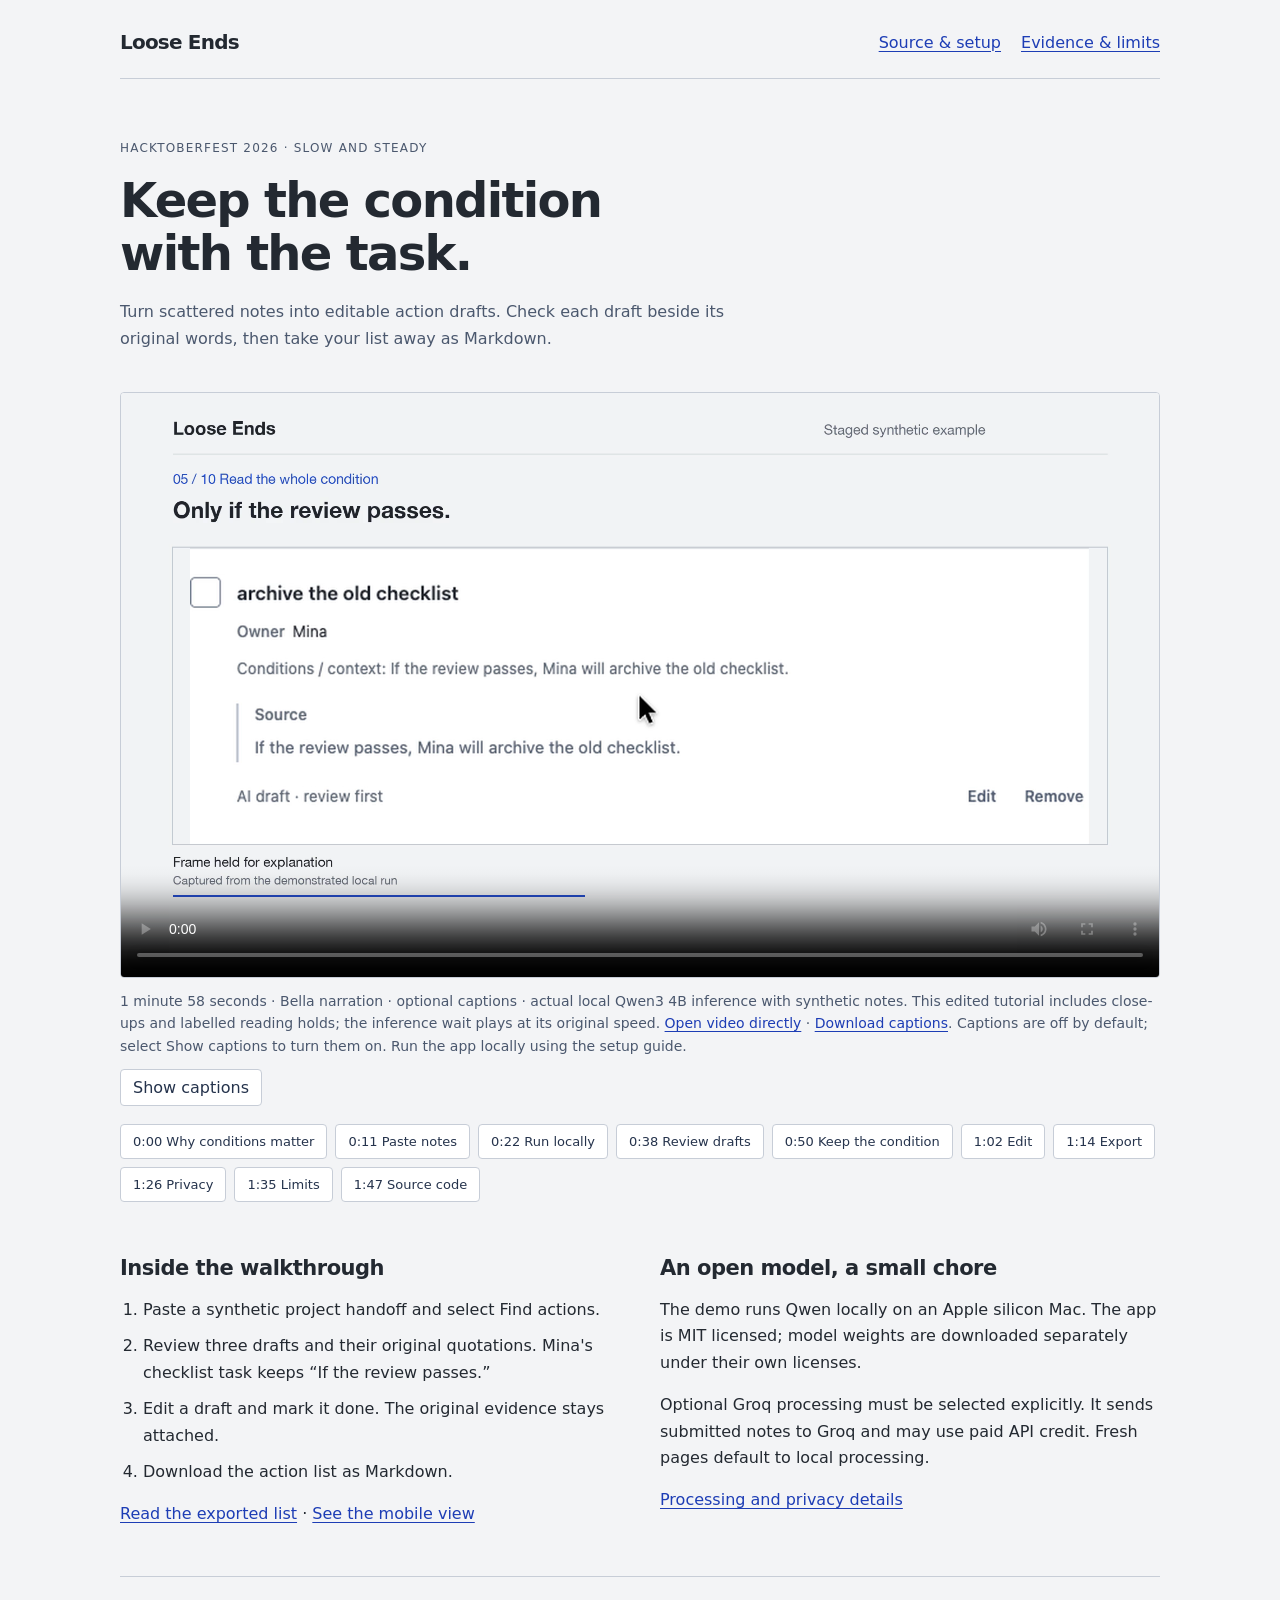
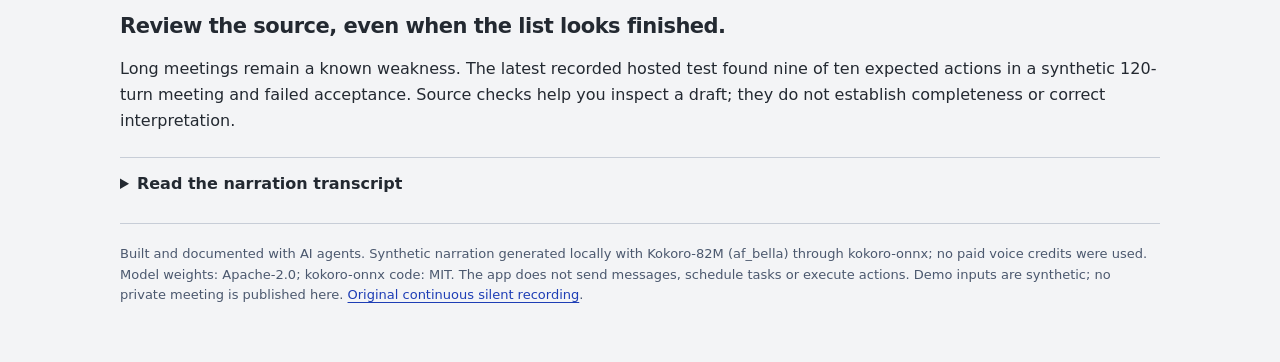
<file: docs/index.html>
<!doctype html>
<html lang="en">
<head>
  <meta charset="utf-8">
  <meta name="viewport" content="width=device-width, initial-scale=1">
  <meta name="description" content="A recorded demonstration of Loose Ends: editable action drafts with their original source. Built with a local open-weight model.">
  <title>Loose Ends — notes to actions</title>
  <link rel="icon" href="data:,">
  <style>
    :root { color-scheme: light; font-family: system-ui, -apple-system, BlinkMacSystemFont, "Segoe UI", sans-serif; color: #232931; background: #f3f4f6; }
    * { box-sizing: border-box; }
    body { margin: 0; }
    main { width: min(100% - 40px, 1040px); margin: 0 auto; padding: 30px 0 56px; }
    header { display: flex; flex-wrap: wrap; align-items: center; justify-content: space-between; gap: 16px; padding-bottom: 24px; border-bottom: 1px solid #c7cdd7; }
    .brand { font-size: 20px; font-weight: 700; letter-spacing: -.8px; }
    nav { display: flex; flex-wrap: wrap; gap: 20px; }
    a { color: #1d3db5; text-underline-offset: 3px; }
    a:hover { text-decoration-thickness: 2px; }
    a:focus-visible, video:focus-visible { outline: 3px solid #1d3db5; outline-offset: 5px; }
    .intro { max-width: 750px; padding: 48px 0 24px; }
    .eyebrow { font-size: 12px; letter-spacing: .1em; text-transform: uppercase; color: #4b586e; }
    h1 { font-size: clamp(32px, 5vw, 48px); line-height: 1.1; letter-spacing: -1.7px; margin: 15px 0 20px; font-weight: 650; }
    p, li { font-size: 16px; line-height: 1.65; }
    .intro p:last-child { color: #4b586e; max-width: 640px; }
    figure { margin: 0; }
    video { display: block; width: 100%; height: auto; background: #fff; border: 1px solid #c7cdd7; border-radius: 4px; }
    figcaption { margin-top: 12px; color: #4b586e; font-size: 14px; line-height: 1.6; }
    video::cue { color: #fff; background: rgba(16, 20, 28, .88); font-family: system-ui, sans-serif; }
    .caption-toggle { font: inherit; color: #25334c; background: #fff; border: 1px solid #c7cdd7; border-radius: 4px; padding: 8px 12px; margin-top: 12px; cursor: pointer; }
    .caption-toggle:hover { background: #e9edfa; }
    .chapters { display: flex; flex-wrap: wrap; gap: 8px; margin: 18px 0 0; }
    .chapters button { font: inherit; font-size: 13px; color: #25334c; background: #fff; border: 1px solid #c7cdd7; border-radius: 4px; padding: 9px 12px; cursor: pointer; }
    .chapters button:hover { background: #e9edfa; }
    button:focus-visible, summary:focus-visible { outline: 3px solid #1d3db5; outline-offset: 3px; }
    .transcript { margin-top: 22px; border-top: 1px solid #c7cdd7; padding-top: 16px; }
    summary { cursor: pointer; font-weight: 600; }
    .transcript h3 { font-size: 16px; margin-bottom: 0; }
    .transcript p { margin-top: 6px; max-width: 820px; }
    .details { display: grid; grid-template-columns: 1fr 1fr; gap: 40px; padding: 36px 0 12px; }
    h2 { font-size: 21px; letter-spacing: -.5px; }
    ol { padding-left: 23px; }
    li { margin-bottom: 10px; }
    .limit { border-top: 1px solid #c7cdd7; padding-top: 20px; margin-top: 20px; }
    footer { border-top: 1px solid #c7cdd7; margin-top: 30px; padding-top: 20px; color: #4b586e; font-size: 13px; line-height: 1.6; }
    @media (max-width: 650px) { .details { grid-template-columns: 1fr; gap: 12px; } .intro { padding-top: 30px; } }
  </style>
</head>
<body>
<main>
  <header>
    <span class="brand">Loose Ends</span>
    <nav aria-label="Project links">
      <a href="https://github.com/tgoyal63/loose-ends">Source &amp; setup</a>
      <a href="https://github.com/tgoyal63/loose-ends/blob/main/docs/release.md">Evidence &amp; limits</a>
    </nav>
  </header>
  <section class="intro" aria-labelledby="title">
    <p class="eyebrow">Hacktoberfest 2026 · Slow and Steady</p>
    <h1 id="title">Keep the condition<br>with the task.</h1>
    <p>Turn scattered notes into editable action drafts. Check each draft beside its original words, then take your list away as Markdown.</p>
  </section>
  <figure>
    <video id="demo-video" controls playsinline preload="metadata" poster="demo/narrated-poster.png" aria-label="Narrated walkthrough of generating, reviewing and exporting action drafts" tabindex="0">
      <source src="demo/narrated-walkthrough.mp4" type="video/mp4">
      <track kind="captions" src="demo/narrated-captions.vtt" srclang="en" label="English">
      <a href="demo/narrated-walkthrough.mp4">Download the walkthrough</a>.
    </video>
    <figcaption>1 minute 58 seconds · Bella narration · optional captions · actual local Qwen3 4B inference with synthetic notes. This edited tutorial includes close-ups and labelled reading holds; the inference wait plays at its original speed. <a href="demo/narrated-walkthrough.mp4">Open video directly</a> · <a href="demo/narrated-captions.vtt">Download captions</a>. Captions are off by default; select Show captions to turn them on. Run the app locally using the setup guide.</figcaption>
    <button id="caption-toggle" class="caption-toggle" type="button" aria-pressed="false" aria-controls="demo-video">Show captions</button>
    <p id="caption-status" role="status" hidden></p>
  </figure>
  <nav class="chapters" aria-label="Video chapters">
    <button type="button" data-time="0">0:00 Why conditions matter</button>
    <button type="button" data-time="11">0:11 Paste notes</button>
    <button type="button" data-time="22">0:22 Run locally</button>
    <button type="button" data-time="38">0:38 Review drafts</button>
    <button type="button" data-time="50">0:50 Keep the condition</button>
    <button type="button" data-time="62">1:02 Edit</button>
    <button type="button" data-time="74">1:14 Export</button>
    <button type="button" data-time="86">1:26 Privacy</button>
    <button type="button" data-time="95">1:35 Limits</button>
    <button type="button" data-time="107">1:47 Source code</button>
  </nav>
  <div class="details">
    <section aria-labelledby="walkthrough">
      <h2 id="walkthrough">Inside the walkthrough</h2>
      <ol>
        <li>Paste a synthetic project handoff and select Find actions.</li>
        <li>Review three drafts and their original quotations. Mina's checklist task keeps “If the review passes.”</li>
        <li>Edit a draft and mark it done. The original evidence stays attached.</li>
        <li>Download the action list as Markdown.</li>
      </ol>
      <p><a href="demo/narrated-action-list.md">Read the exported list</a> · <a href="demo/release-mobile.png">See the mobile view</a></p>
    </section>
    <section aria-labelledby="processing">
      <h2 id="processing">An open model, a small chore</h2>
      <p>The demo runs Qwen locally on an Apple silicon Mac. The app is MIT licensed; model weights are downloaded separately under their own licenses.</p>
      <p>Optional Groq processing must be selected explicitly. It sends submitted notes to Groq and may use paid API credit. Fresh pages default to local processing.</p>
      <p><a href="https://github.com/tgoyal63/loose-ends/blob/main/docs/hosted-processing.md">Processing and privacy details</a></p>
    </section>
  </div>
  <section class="limit" aria-labelledby="limits">
    <h2 id="limits">Review the source, even when the list looks finished.</h2>
    <p>Long meetings remain a known weakness. The latest recorded hosted test found nine of ten expected actions in a synthetic 120-turn meeting and failed acceptance. Source checks help you inspect a draft; they do not establish completeness or correct interpretation.</p>
  </section>
  <details class="transcript">
    <summary>Read the narration transcript</summary>
    <h3>Keep the condition with the task</h3>
    <p>Here's Loose Ends. It turns notes into a draft action list, with the original words beside each task. That matters when a promise starts with if.</p>
    <h3>Paste the handoff notes</h3>
    <p>Let's use a short example with Priya, Leo and Mina. These notes are made up. Paste them here, keeping each action and its condition on the same line.</p>
    <h3>Choose local processing</h3>
    <p>Choose This Mac to process the notes locally. When the model is ready, click Find actions. This is the actual wait from the recorded run.</p>
    <h3>Review drafts and attribution</h3>
    <p>We got three drafts, and one suggestion didn't pass the checks. Priya's draft is due Friday; Leo's says tomorrow. Those dates stay just as they were written.</p>
    <h3>Read the whole condition</h3>
    <p>Look at Mina's task. She'll archive the old checklist only if the review passes. That whole condition stays here, right beside the original quote.</p>
    <h3>Edit with the source attached</h3>
    <p>Let's make Priya's task clearer. Open Edit, add to the project team, and save. The app marks that change as yours and keeps the original quote.</p>
    <h3>Mark done and export</h3>
    <p>Now mark Priya's task done for the demo, and export. The Markdown file keeps the checkmark, your edit and the original source. Save it before closing the tab.</p>
    <h3>Understand hosted processing</h3>
    <p>You can also choose Groq. That's optional: submitting there sends your notes to Groq, and it may use paid API credit.</p>
    <h3>Know what still needs review</h3>
    <p>You'll still need to review the results. A longer meeting test using Groq missed a conditional commitment. A matching quote doesn't mean the list has everything.</p>
    <h3>Explore the open source</h3>
    <p>The app is open source under the MIT license. The model licenses are separate. You'll find the code and setup instructions on GitHub.</p>
  </details>
  <footer>Built and documented with AI agents. Synthetic narration generated locally with Kokoro-82M (af_bella) through kokoro-onnx; no paid voice credits were used. Model weights: Apache-2.0; kokoro-onnx code: MIT. The app does not send messages, schedule tasks or execute actions. Demo inputs are synthetic; no private meeting is published here. <a href="demo/release-walkthrough.mp4">Original continuous silent recording</a>.</footer>
</main>
<script>
  const video = document.getElementById('demo-video');
  const captionToggle = document.getElementById('caption-toggle');
  let captionElement = video.querySelector('track');
  let captionTrack = captionElement.track;
  const captionStatus = document.getElementById('caption-status');
  const captionSource = captionElement.src;
  let captionFailed = false;
  let captionRetries = 0;
  const syncCaptionToggle = () => {
    const showing = !captionFailed && captionTrack.mode === 'showing';
    captionToggle.setAttribute('aria-pressed', String(showing));
    captionToggle.textContent = captionFailed ? 'Retry captions' : showing ? 'Hide captions' : 'Show captions';
  };
  const captionError = event => {
    if (event.target !== captionElement) return;
    captionFailed = true;
    captionTrack.mode = 'disabled';
    captionStatus.textContent = 'Captions could not load. Retry, or read the narration transcript below.';
    captionStatus.hidden = false;
    syncCaptionToggle();
  };
  const captionLoaded = event => {
    if (event.target !== captionElement) return;
    captionFailed = false;
    captionStatus.textContent = '';
    captionStatus.hidden = true;
    syncCaptionToggle();
  };
  const watchCaptionTrack = element => {
    element.addEventListener('error', captionError);
    element.addEventListener('load', captionLoaded);
  };
  watchCaptionTrack(captionElement);
  captionToggle.addEventListener('click', () => {
    if (captionFailed) {
      captionFailed = false;
      captionStatus.textContent = 'Loading captions…';
      const retrySource = new URL(captionSource);
      retrySource.searchParams.set('retry', String(++captionRetries));
      const replacement = captionElement.cloneNode(false);
      replacement.src = retrySource.href;
      watchCaptionTrack(replacement);
      captionElement.replaceWith(replacement);
      captionElement = replacement;
      captionTrack = replacement.track;
      captionTrack.mode = 'showing';
      syncCaptionToggle();
      return;
    }
    captionTrack.mode = captionTrack.mode === 'showing' ? 'disabled' : 'showing';
    syncCaptionToggle();
  });
  video.textTracks.addEventListener('change', syncCaptionToggle);
  syncCaptionToggle();
  document.querySelectorAll('[data-time]').forEach(button => {
    button.addEventListener('click', () => {
      const seek = () => { video.currentTime = Number(button.dataset.time); video.play().catch(() => {}); };
      if (video.readyState >= 1) seek();
      else video.addEventListener('loadedmetadata', seek, { once: true });
      video.scrollIntoView({ block: 'center' });
      video.focus({ preventScroll: true });
    });
  });
</script>
</body>
</html>
</file>
